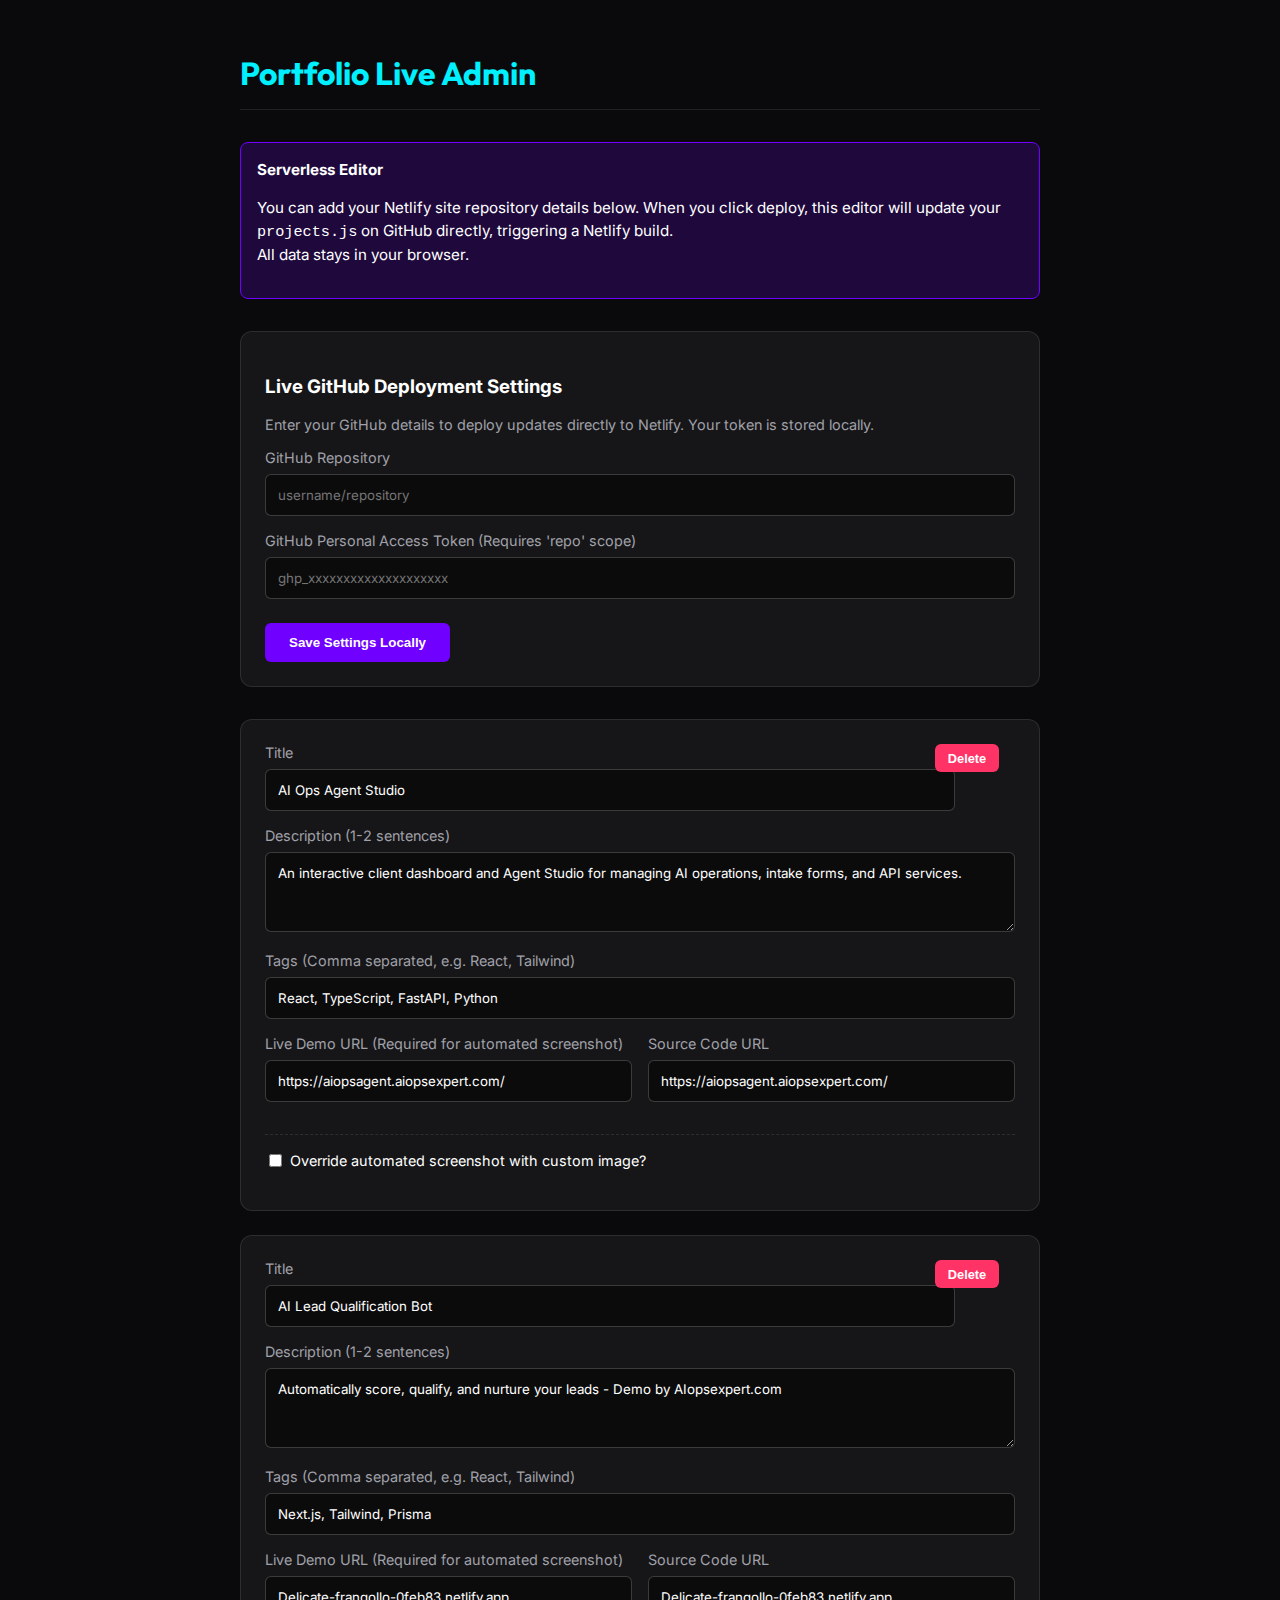
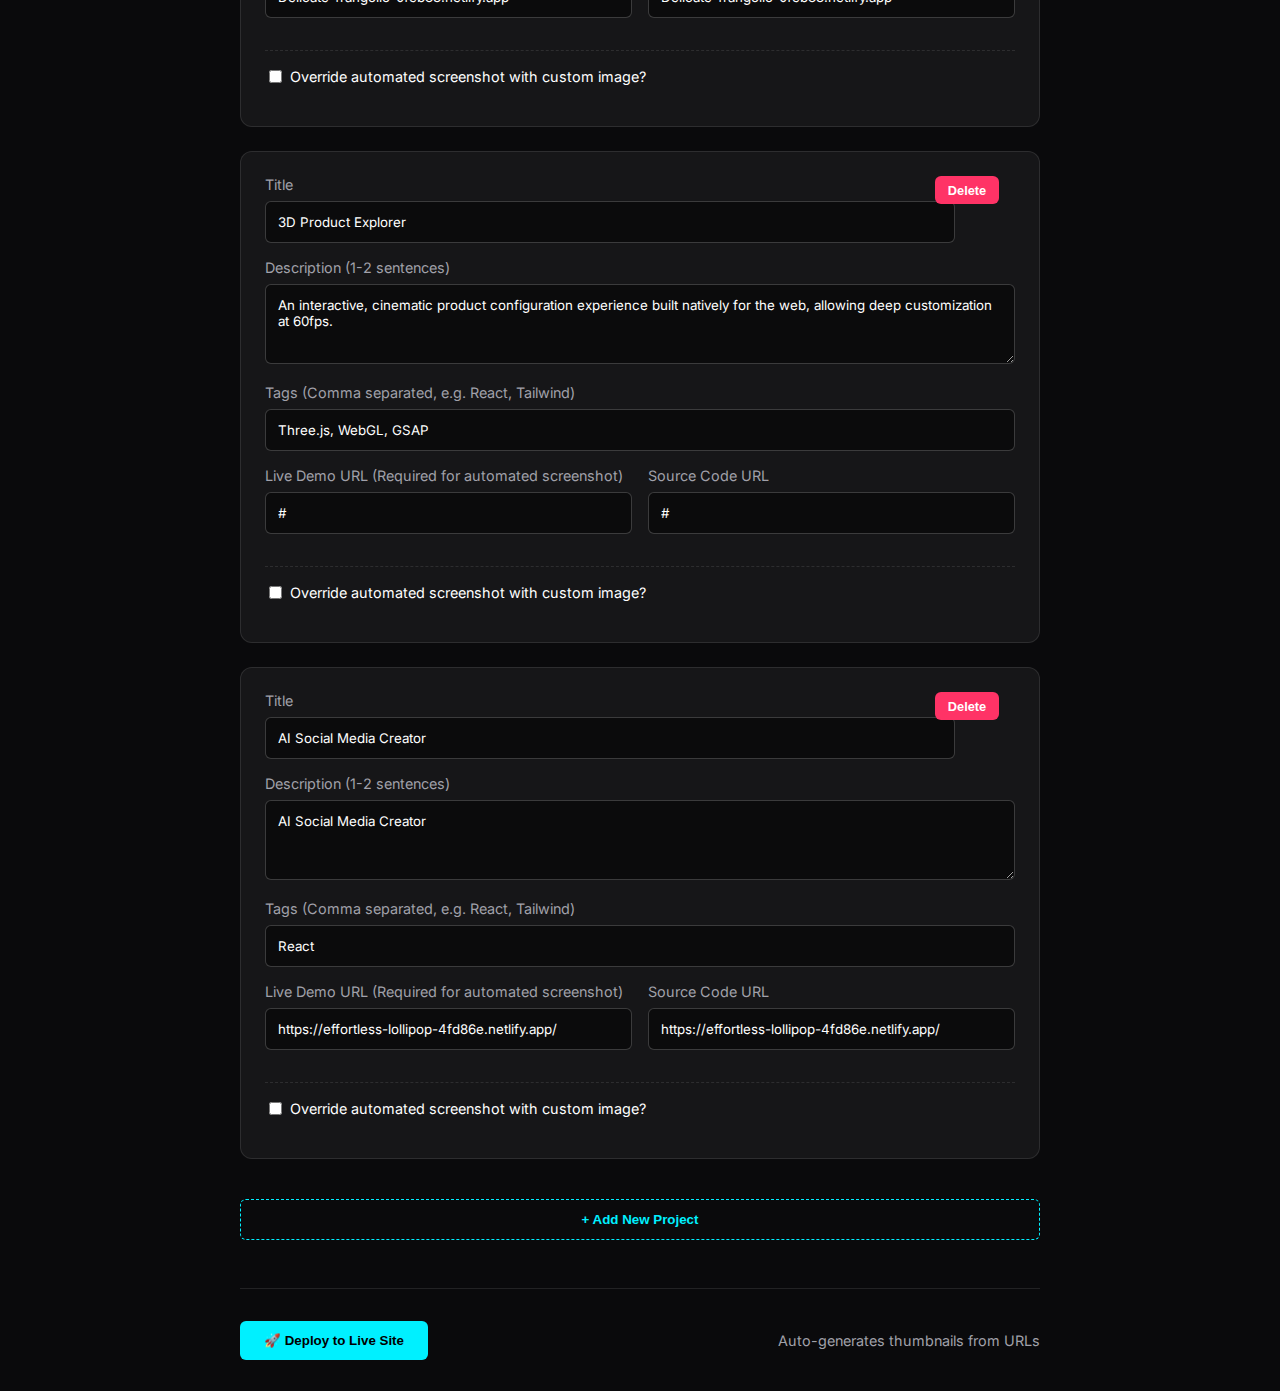
<file: editor.html>
<!DOCTYPE html>
<html lang="en">

<head>
    <meta charset="UTF-8">
    <meta name="viewport" content="width=device-width, initial-scale=1.0">
    <title>Live Admin Dashboard | Technical Showcase</title>
    <link href="https://fonts.googleapis.com/css2?family=Inter:wght@400;500;600&family=Outfit:wght@600&display=swap"
        rel="stylesheet">
    <style>
        body {
            background-color: #0a0a0c;
            color: #fff;
            font-family: 'Inter', sans-serif;
            padding: 2rem;
            max-width: 800px;
            margin: 0 auto;
        }

        h1 {
            font-family: 'Outfit', sans-serif;
            color: #00f0ff;
            border-bottom: 1px solid rgba(255, 255, 255, 0.1);
            padding-bottom: 1rem;
            margin-bottom: 2rem;
        }

        .settings-panel {
            background: rgba(255, 255, 255, 0.05);
            padding: 1.5rem;
            border-radius: 12px;
            margin-bottom: 2rem;
            border: 1px solid rgba(255, 255, 255, 0.1);
        }

        .project-item {
            background: rgba(255, 255, 255, 0.05);
            border: 1px solid rgba(255, 255, 255, 0.1);
            padding: 1.5rem;
            border-radius: 12px;
            margin-bottom: 1.5rem;
            position: relative;
        }

        .form-group {
            margin-bottom: 1rem;
        }

        label {
            display: block;
            margin-bottom: 0.5rem;
            font-size: 0.9rem;
            color: #a1a1aa;
        }

        input,
        textarea {
            width: 100%;
            padding: 0.75rem;
            background: rgba(0, 0, 0, 0.5);
            border: 1px solid rgba(255, 255, 255, 0.2);
            border-radius: 6px;
            color: white;
            font-family: 'Inter', sans-serif;
            box-sizing: border-box;
        }

        textarea {
            resize: vertical;
            height: 80px;
        }

        .btn {
            background: #00f0ff;
            color: #000;
            border: none;
            padding: 0.75rem 1.5rem;
            border-radius: 6px;
            font-weight: 600;
            cursor: pointer;
            transition: all 0.2s;
            margin-right: 1rem;
        }

        .btn:hover {
            background: #fff;
        }

        .btn-danger {
            background: #ff3366;
            color: white;
            position: absolute;
            top: 1.5rem;
            right: 1.5rem;
            padding: 0.4rem 0.8rem;
            font-size: 0.8rem;
        }

        .btn-add {
            background: transparent;
            border: 1px dashed #00f0ff;
            color: #00f0ff;
            width: 100%;
            margin-top: 1rem;
        }

        .btn-add:hover {
            background: rgba(0, 240, 255, 0.1);
        }

        .action-bar {
            margin-top: 3rem;
            padding-top: 2rem;
            border-top: 1px solid rgba(255, 255, 255, 0.1);
            display: flex;
            align-items: center;
            justify-content: space-between;
        }

        .instructions {
            background: rgba(112, 0, 255, 0.2);
            border: 1px solid #7000ff;
            padding: 1rem;
            border-radius: 8px;
            margin-bottom: 2rem;
            line-height: 1.5;
            font-size: 0.95rem;
        }

        .hint {
            font-size: 0.8rem;
            color: #a1a1aa;
            margin-top: 0.25rem;
        }

        .disabled-btn {
            opacity: 0.6;
            cursor: not-allowed;
        }
    </style>
</head>

<body>

    <h1>Portfolio Live Admin</h1>

    <div class="instructions">
        <strong>Serverless Editor</strong>
        <p>You can add your Netlify site repository details below. When you click deploy, this editor will update your
            <code>projects.js</code> on GitHub directly, triggering a Netlify build. <br />All data stays in your
            browser.
        </p>
    </div>

    <!-- GitHub Settings -->
    <div class="settings-panel">
        <h3>Live GitHub Deployment Settings</h3>
        <p style="color: #a1a1aa; font-size: 0.9rem; margin-bottom: 1rem;">Enter your GitHub details to deploy updates
            directly to Netlify. Your token is stored locally.</p>
        <div class="form-group">
            <label>GitHub Repository</label>
            <input type="text" id="github-repo" placeholder="username/repository">
        </div>
        <div class="form-group">
            <label>GitHub Personal Access Token (Requires 'repo' scope)</label>
            <input type="password" id="github-token" placeholder="ghp_xxxxxxxxxxxxxxxxxxxx">
        </div>
        <button class="btn" onclick="saveSettings()" style="margin-top: 0.5rem; background: #7000ff; color: white;">Save
            Settings Locally</button>
    </div>

    <div id="editor-container"></div>

    <button class="btn btn-add" onclick="addEmptyProject()">+ Add New Project</button>

    <div class="action-bar">
        <button class="btn" id="save-btn" onclick="exportData()">🚀 Deploy to Live Site</button>
        <span style="color: #a1a1aa; font-size: 0.9rem;">Auto-generates thumbnails from URLs</span>
    </div>

    <!-- Load existing data -->
    <script src="projects.js"></script>
    <script>
        // Track the data in memory
        let currentProjects = typeof projectData !== 'undefined' ? [...projectData] : [];
        const container = document.getElementById('editor-container');

        function loadSettings() {
            const repo = localStorage.getItem('gh_repo') || '';
            const token = localStorage.getItem('gh_token') || '';
            document.getElementById('github-repo').value = repo;
            document.getElementById('github-token').value = token;
        }

        function saveSettings() {
            const repo = document.getElementById('github-repo').value.trim();
            const token = document.getElementById('github-token').value.trim();
            localStorage.setItem('gh_repo', repo);
            localStorage.setItem('gh_token', token);
            alert('Settings saved locally! You can now deploy.');
        }

        function renderEditor() {
            container.innerHTML = '';

            currentProjects.forEach((proj, index) => {
                const projHTML = `
                    <div class="project-item" id="proj-${index}">
                        <button class="btn btn-danger" onclick="removeProject(${index})">Delete</button>
                        
                        <div class="form-group" style="padding-right: 60px;">
                            <label>Title</label>
                            <input type="text" value="${proj.title || ''}" onchange="updateField(${index}, 'title', this.value)">
                        </div>
                        
                        <div class="form-group">
                            <label>Description (1-2 sentences)</label>
                            <textarea onchange="updateField(${index}, 'description', this.value)">${proj.description || ''}</textarea>
                        </div>
                        
                        <div class="form-group">
                            <label>Tags (Comma separated, e.g. React, Tailwind)</label>
                            <input type="text" value="${(proj.tags || []).join(', ')}" onchange="updateTags(${index}, this.value)">
                        </div>
                        
                        <div style="display:flex; gap: 1rem;">
                            <div class="form-group" style="flex:1;">
                                <label>Live Demo URL (Required for automated screenshot)</label>
                                <input type="text" value="${proj.demoLink || '#'}" placeholder="https://..." onchange="updateField(${index}, 'demoLink', this.value)">
                            </div>
                            <div class="form-group" style="flex:1;">
                                <label>Source Code URL</label>
                                <input type="text" value="${proj.sourceLink || '#'}" placeholder="https://..." onchange="updateField(${index}, 'sourceLink', this.value)">
                            </div>
                        </div>

                        <div class="form-group" style="margin-top: 1rem; padding-top: 1rem; border-top: 1px dashed rgba(255,255,255,0.1);">
                            <label style="display: flex; align-items: center; cursor: pointer; color: white;">
                                <input type="checkbox" style="width: auto; margin-right: 0.5rem;" ${proj.useCustomImage ? 'checked' : ''} onchange="updateField(${index}, 'useCustomImage', this.checked)">
                                Override automated screenshot with custom image?
                            </label>
                            
                            <div style="margin-top: 1rem; ${proj.useCustomImage ? 'display: block;' : 'display: none;'}">
                                <label>Custom Image Path (e.g. assets/my-image.jpg)</label>
                                <input type="text" value="${proj.image || 'assets/placeholder.jpg'}" onchange="updateField(${index}, 'image', this.value)">
                            </div>
                        </div>
                    </div>
                `;
                container.insertAdjacentHTML('beforeend', projHTML);
            });
        }

        function updateField(index, field, value) {
            currentProjects[index][field] = value;
            if (field === 'useCustomImage') {
                renderEditor();
            }
        }

        function updateTags(index, commaString) {
            const tagsArray = commaString.split(',').map(s => s.trim()).filter(s => s !== '');
            currentProjects[index].tags = tagsArray;
        }

        function addEmptyProject() {
            currentProjects.push({
                id: "new-proj-" + Date.now(),
                title: "New Demo Project",
                description: "A description of the new application.",
                image: "assets/placeholder.jpg",
                useCustomImage: false,
                tags: [],
                demoLink: "#",
                sourceLink: "#",
                delayClass: ""
            });
            renderEditor();
        }

        function removeProject(index) {
            if (confirm("Are you sure you want to delete this project?")) {
                currentProjects.splice(index, 1);
                renderEditor();
            }
        }

        async function exportData() {
            // Apply stagger delays for animation
            const finalizedData = currentProjects.map((p, i) => {
                if (i === 0) p.delayClass = "";
                else if (i === 1) p.delayClass = "delay-1";
                else if (i === 2) p.delayClass = "delay-2";
                else p.delayClass = ""; // Reset after 3 to avoid extreme delays
                return p;
            });

            const content = `/**
 * Generated by Showcase Visual Editor
 */

const projectData = ${JSON.stringify(finalizedData, null, 4)};`;

            const repo = localStorage.getItem('gh_repo');
            const token = localStorage.getItem('gh_token');
            const path = 'projects.js';

            if (repo && token) {
                if (confirm('Deploy updates directly to GitHub? This will trigger a Netlify deployment.')) {
                    try {
                        const btn = document.getElementById('save-btn');
                        btn.innerText = 'Saving to GitHub...';
                        btn.classList.add('disabled-btn');
                        btn.disabled = true;

                        // 1. Get file SHA
                        const cleanRepo = repo.replace('https://github.com/', '').trim();
                        const getRes = await fetch(`https://api.github.com/repos/${cleanRepo}/contents/${path}`, {
                            headers: {
                                'Authorization': `token ${token}`,
                                'Accept': 'application/vnd.github.v3+json'
                            }
                        });

                        let sha = '';
                        if (getRes.ok) {
                            const data = await getRes.json();
                            sha = data.sha;
                        } else if (getRes.status !== 404) {
                            throw new Error('Failed to fetch from GitHub. Check your Repository name and Token.');
                        }

                        // 2. Put new file
                        const putRes = await fetch(`https://api.github.com/repos/${cleanRepo}/contents/${path}`, {
                            method: 'PUT',
                            headers: {
                                'Authorization': `token ${token}`,
                                'Accept': 'application/vnd.github.v3+json',
                                'Content-Type': 'application/json'
                            },
                            body: JSON.stringify({
                                message: 'Automated Demo Update via Live Admin',
                                content: btoa(unescape(encodeURIComponent(content))), // Base64 encode safe logic
                                sha: sha || undefined
                            })
                        });

                        if (putRes.ok) {
                            alert('Successfully deployed to GitHub! Netlify is now building your site.');
                        } else {
                            const errorData = await putRes.json();
                            throw new Error(errorData.message || 'Unknown error saving to GitHub');
                        }
                    } catch (err) {
                        alert('Error: ' + err.message);
                    } finally {
                        const btn = document.getElementById('save-btn');
                        btn.innerText = '🚀 Deploy to Live Site';
                        btn.classList.remove('disabled-btn');
                        btn.disabled = false;
                    }
                }
            } else {
                // Fallback to local download if settings aren't provided
                const blob = new Blob([content], { type: 'text/javascript' });
                const url = URL.createObjectURL(blob);

                const a = document.createElement('a');
                a.href = url;
                a.download = 'projects.js';
                document.body.appendChild(a);
                a.click();
                document.body.removeChild(a);
                URL.revokeObjectURL(url);

                alert("Downloaded locally! (Add your GitHub settings above to deploy LIVE directly)");
            }
        }

        // Initialize
        loadSettings();
        renderEditor();
    </script>
</body>

</html>
</file>
